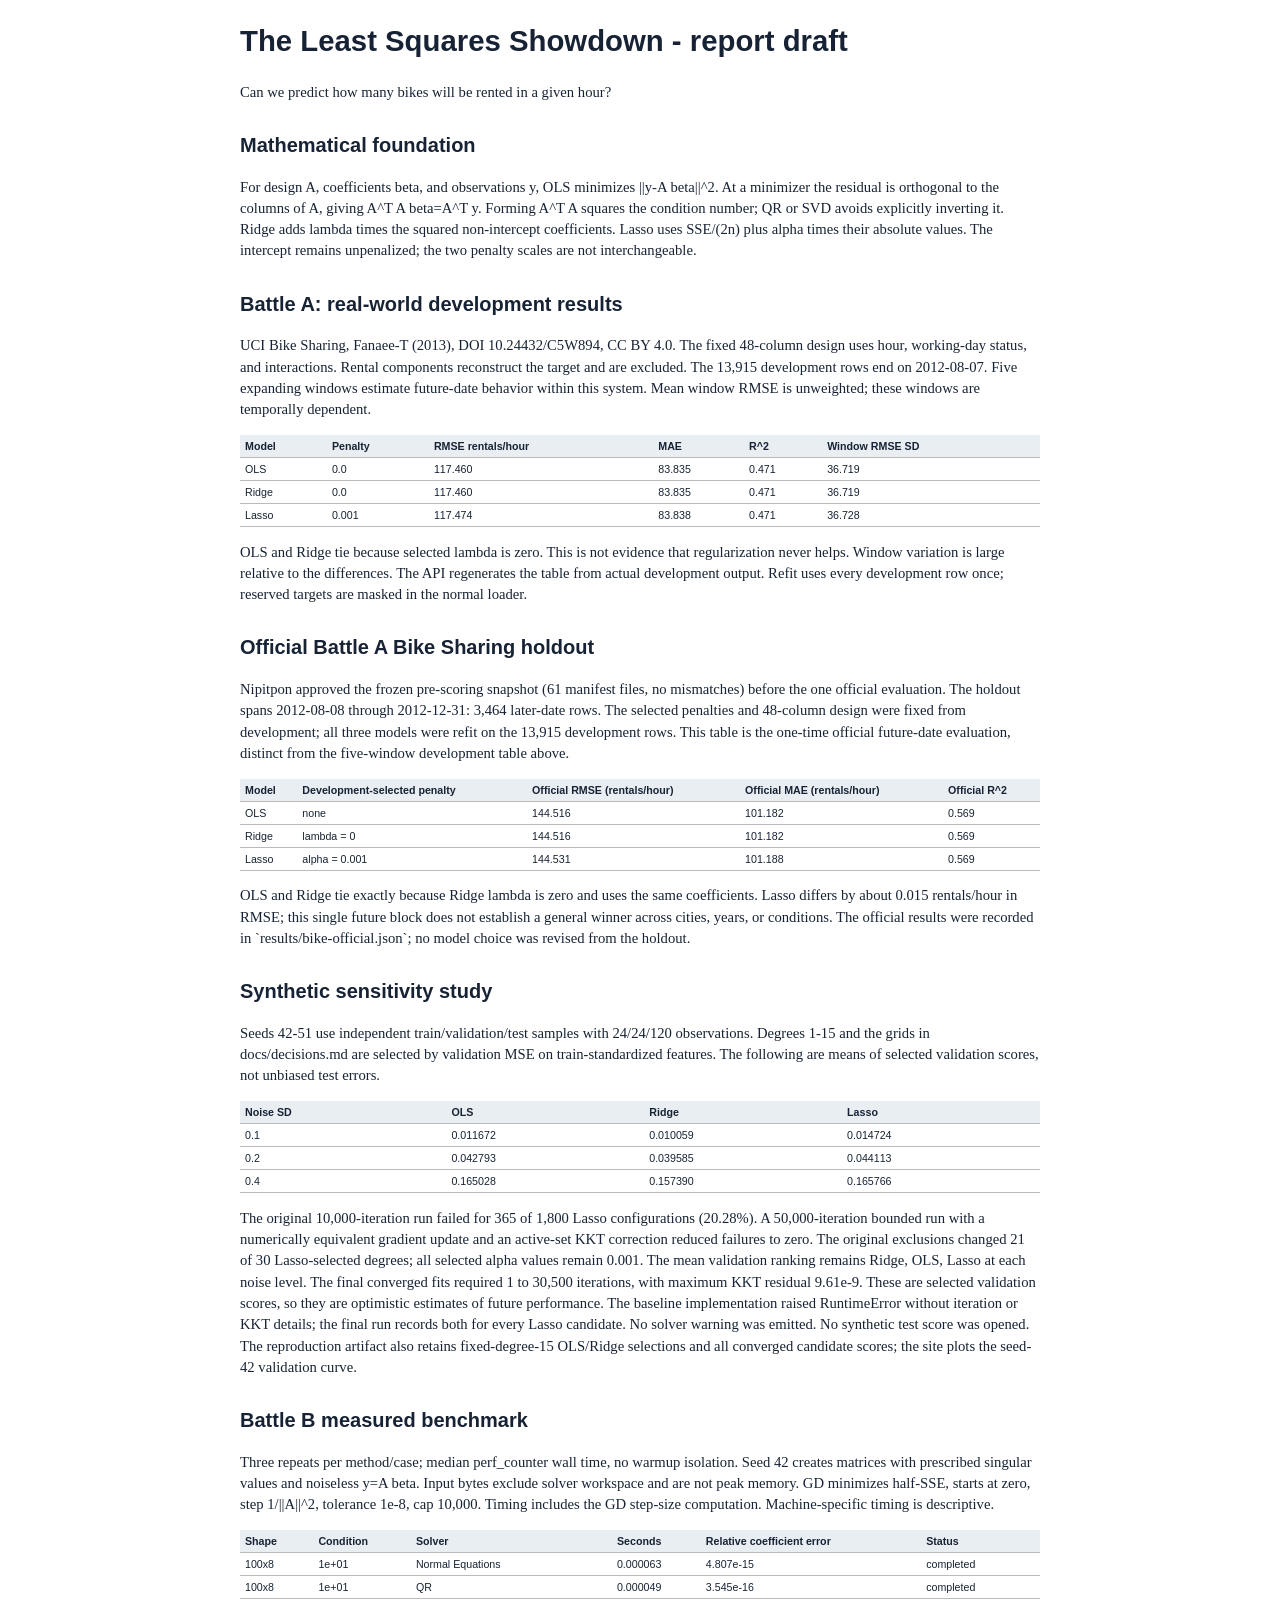
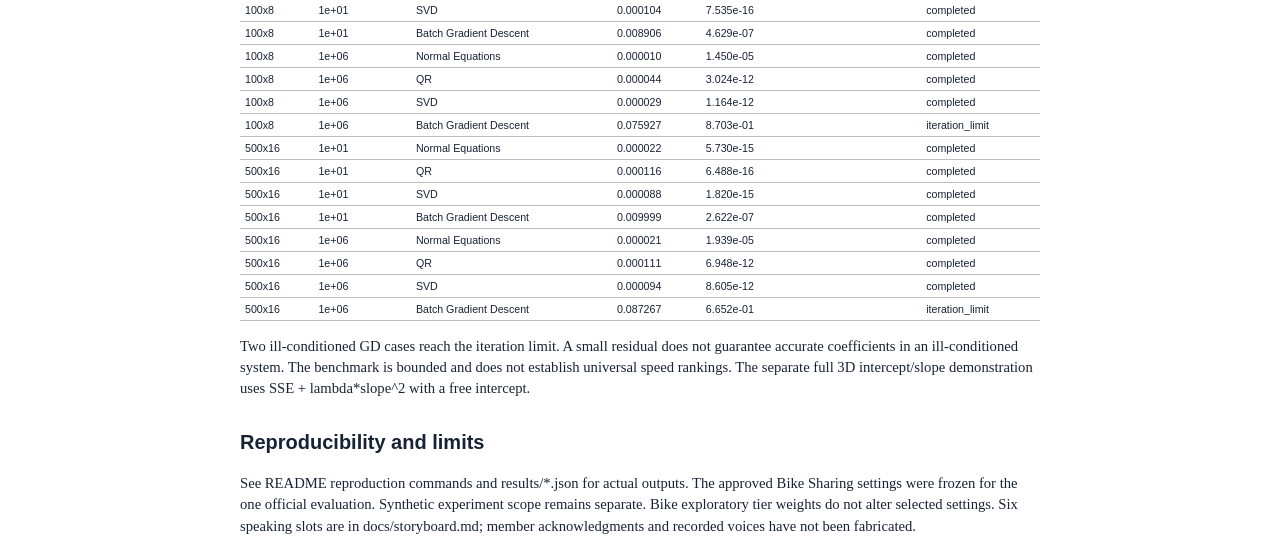
<file: report/print.html>
<!doctype html><html lang="en"><meta charset="utf-8"><title>Report</title><style>@page{size:A4;margin:18mm}body{font:11pt/1.45 Georgia,serif;color:#172334;max-width:800px;margin:auto}h1,h2{font-family:Arial,sans-serif}h1{font-size:22pt}h2{font-size:15pt;margin-top:1.4em}table{border-collapse:collapse;width:100%;font:8pt Arial,sans-serif;margin:1em 0}td{padding:5px;border-bottom:1px solid #bbb}tr:first-child{background:#e9eef3;font-weight:bold}tr{break-inside:avoid}p{orphans:3;widows:3}</style><body><h1>The Least Squares Showdown - report draft</h1>
<p>Can we predict how many bikes will be rented in a given hour?</p>
<h2>Mathematical foundation</h2>
<p>For design A, coefficients beta, and observations y, OLS minimizes ||y-A beta||^2. At a minimizer the residual is orthogonal to the columns of A, giving A^T A beta=A^T y. Forming A^T A squares the condition number; QR or SVD avoids explicitly inverting it. Ridge adds lambda times the squared non-intercept coefficients. Lasso uses SSE/(2n) plus alpha times their absolute values. The intercept remains unpenalized; the two penalty scales are not interchangeable.</p>
<h2>Battle A: real-world development results</h2>
<p>UCI Bike Sharing, Fanaee-T (2013), DOI 10.24432/C5W894, CC BY 4.0. The fixed 48-column design uses hour, working-day status, and interactions. Rental components reconstruct the target and are excluded. The 13,915 development rows end on 2012-08-07. Five expanding windows estimate future-date behavior within this system. Mean window RMSE is unweighted; these windows are temporally dependent.</p>
<table>
<tr><td>Model</td><td>Penalty</td><td>RMSE rentals/hour</td><td>MAE</td><td>R^2</td><td>Window RMSE SD</td></tr>
<tr><td>OLS</td><td>0.0</td><td>117.460</td><td>83.835</td><td>0.471</td><td>36.719</td></tr>
<tr><td>Ridge</td><td>0.0</td><td>117.460</td><td>83.835</td><td>0.471</td><td>36.719</td></tr>
<tr><td>Lasso</td><td>0.001</td><td>117.474</td><td>83.838</td><td>0.471</td><td>36.728</td></tr>
</table>
<p>OLS and Ridge tie because selected lambda is zero. This is not evidence that regularization never helps. Window variation is large relative to the differences. The API regenerates the table from actual development output. Refit uses every development row once; reserved targets are masked in the normal loader.</p>
<h2>Official Battle A Bike Sharing holdout</h2>
<p>Nipitpon approved the frozen pre-scoring snapshot (61 manifest files, no mismatches) before the one official evaluation. The holdout spans 2012-08-08 through 2012-12-31: 3,464 later-date rows. The selected penalties and 48-column design were fixed from development; all three models were refit on the 13,915 development rows. This table is the one-time official future-date evaluation, distinct from the five-window development table above.</p>
<table>
<tr><td>Model</td><td>Development-selected penalty</td><td>Official RMSE (rentals/hour)</td><td>Official MAE (rentals/hour)</td><td>Official R^2</td></tr>
<tr><td>OLS</td><td>none</td><td>144.516</td><td>101.182</td><td>0.569</td></tr>
<tr><td>Ridge</td><td>lambda = 0</td><td>144.516</td><td>101.182</td><td>0.569</td></tr>
<tr><td>Lasso</td><td>alpha = 0.001</td><td>144.531</td><td>101.188</td><td>0.569</td></tr>
</table>
<p>OLS and Ridge tie exactly because Ridge lambda is zero and uses the same coefficients. Lasso differs by about 0.015 rentals/hour in RMSE; this single future block does not establish a general winner across cities, years, or conditions. The official results were recorded in `results/bike-official.json`; no model choice was revised from the holdout.</p>
<h2>Synthetic sensitivity study</h2>
<p>Seeds 42-51 use independent train/validation/test samples with 24/24/120 observations. Degrees 1-15 and the grids in docs/decisions.md are selected by validation MSE on train-standardized features. The following are means of selected validation scores, not unbiased test errors.</p>
<table>
<tr><td>Noise SD</td><td>OLS</td><td>Ridge</td><td>Lasso</td></tr>
<tr><td>0.1</td><td>0.011672</td><td>0.010059</td><td>0.014724</td></tr>
<tr><td>0.2</td><td>0.042793</td><td>0.039585</td><td>0.044113</td></tr>
<tr><td>0.4</td><td>0.165028</td><td>0.157390</td><td>0.165766</td></tr>
</table>
<p>The original 10,000-iteration run failed for 365 of 1,800 Lasso configurations (20.28%). A 50,000-iteration bounded run with a numerically equivalent gradient update and an active-set KKT correction reduced failures to zero. The original exclusions changed 21 of 30 Lasso-selected degrees; all selected alpha values remain 0.001. The mean validation ranking remains Ridge, OLS, Lasso at each noise level. The final converged fits required 1 to 30,500 iterations, with maximum KKT residual 9.61e-9. These are selected validation scores, so they are optimistic estimates of future performance. The baseline implementation raised RuntimeError without iteration or KKT details; the final run records both for every Lasso candidate. No solver warning was emitted. No synthetic test score was opened. The reproduction artifact also retains fixed-degree-15 OLS/Ridge selections and all converged candidate scores; the site plots the seed-42 validation curve.</p>
<h2>Battle B measured benchmark</h2>
<p>Three repeats per method/case; median perf_counter wall time, no warmup isolation. Seed 42 creates matrices with prescribed singular values and noiseless y=A beta. Input bytes exclude solver workspace and are not peak memory. GD minimizes half-SSE, starts at zero, step 1/||A||^2, tolerance 1e-8, cap 10,000. Timing includes the GD step-size computation. Machine-specific timing is descriptive.</p>
<table>
<tr><td>Shape</td><td>Condition</td><td>Solver</td><td>Seconds</td><td>Relative coefficient error</td><td>Status</td></tr>
<tr><td>100x8</td><td>1e+01</td><td>Normal Equations</td><td>0.000063</td><td>4.807e-15</td><td>completed</td></tr>
<tr><td>100x8</td><td>1e+01</td><td>QR</td><td>0.000049</td><td>3.545e-16</td><td>completed</td></tr>
<tr><td>100x8</td><td>1e+01</td><td>SVD</td><td>0.000104</td><td>7.535e-16</td><td>completed</td></tr>
<tr><td>100x8</td><td>1e+01</td><td>Batch Gradient Descent</td><td>0.008906</td><td>4.629e-07</td><td>completed</td></tr>
<tr><td>100x8</td><td>1e+06</td><td>Normal Equations</td><td>0.000010</td><td>1.450e-05</td><td>completed</td></tr>
<tr><td>100x8</td><td>1e+06</td><td>QR</td><td>0.000044</td><td>3.024e-12</td><td>completed</td></tr>
<tr><td>100x8</td><td>1e+06</td><td>SVD</td><td>0.000029</td><td>1.164e-12</td><td>completed</td></tr>
<tr><td>100x8</td><td>1e+06</td><td>Batch Gradient Descent</td><td>0.075927</td><td>8.703e-01</td><td>iteration_limit</td></tr>
<tr><td>500x16</td><td>1e+01</td><td>Normal Equations</td><td>0.000022</td><td>5.730e-15</td><td>completed</td></tr>
<tr><td>500x16</td><td>1e+01</td><td>QR</td><td>0.000116</td><td>6.488e-16</td><td>completed</td></tr>
<tr><td>500x16</td><td>1e+01</td><td>SVD</td><td>0.000088</td><td>1.820e-15</td><td>completed</td></tr>
<tr><td>500x16</td><td>1e+01</td><td>Batch Gradient Descent</td><td>0.009999</td><td>2.622e-07</td><td>completed</td></tr>
<tr><td>500x16</td><td>1e+06</td><td>Normal Equations</td><td>0.000021</td><td>1.939e-05</td><td>completed</td></tr>
<tr><td>500x16</td><td>1e+06</td><td>QR</td><td>0.000111</td><td>6.948e-12</td><td>completed</td></tr>
<tr><td>500x16</td><td>1e+06</td><td>SVD</td><td>0.000094</td><td>8.605e-12</td><td>completed</td></tr>
<tr><td>500x16</td><td>1e+06</td><td>Batch Gradient Descent</td><td>0.087267</td><td>6.652e-01</td><td>iteration_limit</td></tr>
</table>
<p>Two ill-conditioned GD cases reach the iteration limit. A small residual does not guarantee accurate coefficients in an ill-conditioned system. The benchmark is bounded and does not establish universal speed rankings. The separate full 3D intercept/slope demonstration uses SSE + lambda*slope^2 with a free intercept.</p>
<h2>Reproducibility and limits</h2>
<p>See README reproduction commands and results/*.json for actual outputs. The approved Bike Sharing settings were frozen for the one official evaluation. Synthetic experiment scope remains separate. Bike exploratory tier weights do not alter selected settings. Six speaking slots are in docs/storyboard.md; member acknowledgments and recorded voices have not been fabricated.</p></body></html>
</file>
